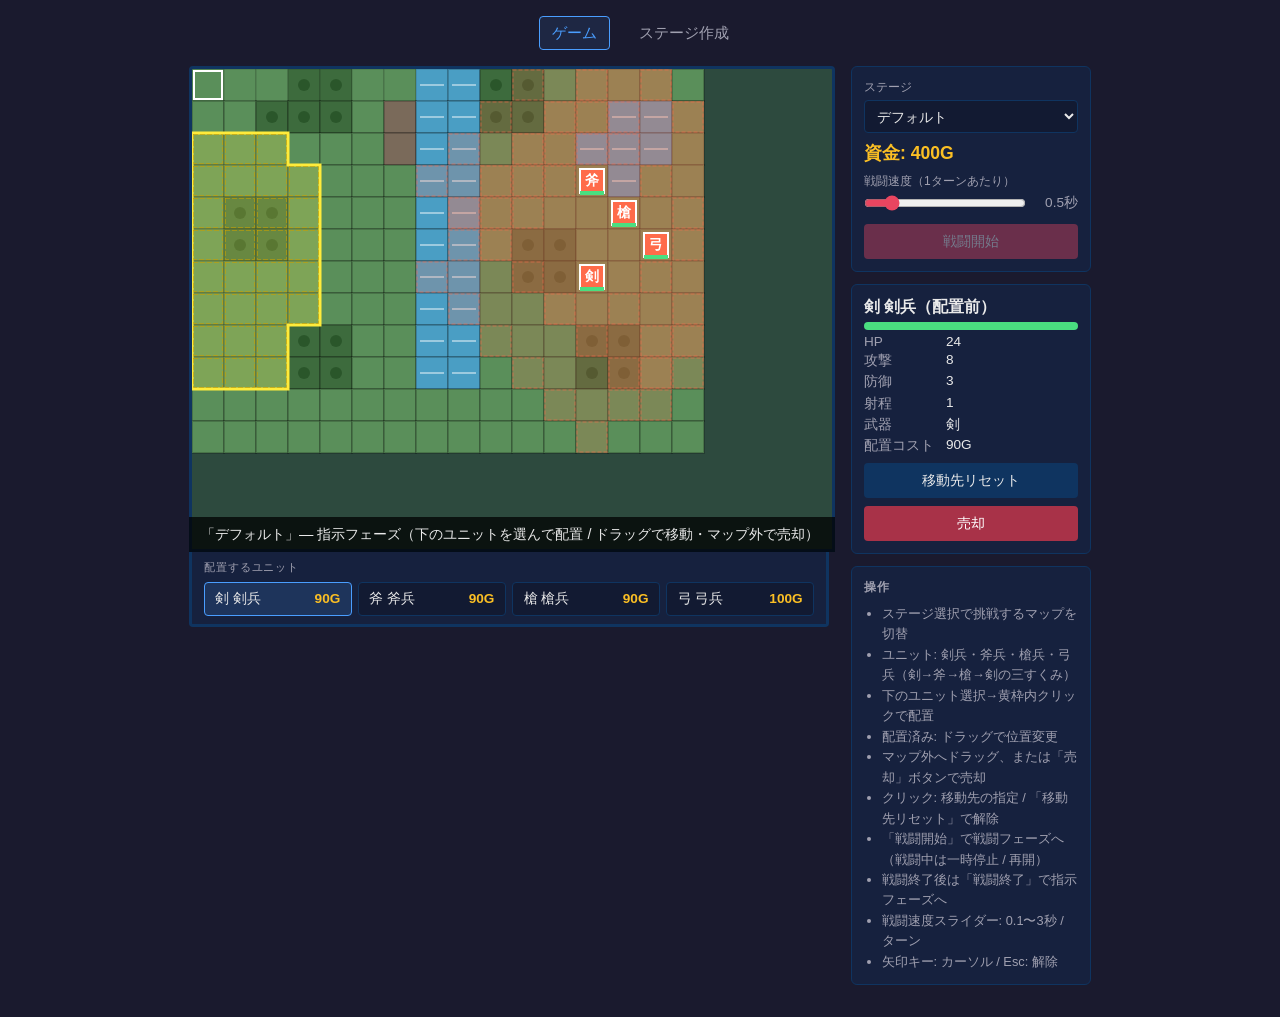
<file: index.html>
<!DOCTYPE html>
<html lang="ja">
<head>
  <meta charset="UTF-8">
  <meta name="viewport" content="width=device-width, initial-scale=1.0">
  <title>ゲーム</title>
  <link rel="stylesheet" href="css/style.css">
</head>
<body>
  <div class="app">
    <header class="header">
      <nav class="site-nav">
        <a href="index.html" class="active">ゲーム</a>
        <a href="editor.html">ステージ作成</a>
      </nav>
    </header>

    <main class="main">
      <div class="game-column">
        <div class="game-area">
          <canvas id="gameCanvas" width="640" height="480"></canvas>
          <div id="message" class="message" aria-live="polite"></div>
        </div>

        <div id="unitShopBar" class="unit-shop-bar">
          <p class="shop-bar-label">配置するユニット</p>
          <div id="unitShop" class="unit-shop"></div>
        </div>
      </div>

      <aside class="sidebar">
        <section class="panel">
          <label class="field-label" for="gameStageSelect">ステージ</label>
          <select id="gameStageSelect" class="text-input stage-select"></select>
          <p id="goldText" class="gold-text">資金: —</p>
          <label class="field-label" for="turnSpeedSlider">戦闘速度（1ターンあたり）</label>
          <div class="speed-control">
            <input
              type="range"
              id="turnSpeedSlider"
              class="speed-slider"
              min="0.1"
              max="3"
              step="0.1"
              value="0.5"
            >
            <output id="turnSpeedLabel" class="speed-label" for="turnSpeedSlider">0.5秒</output>
          </div>
          <button id="startBattleBtn" type="button" class="btn btn-primary">戦闘開始</button>
        </section>

        <section class="panel panel-unit-info">
          <div id="unitInfo" class="unit-info">
            <p class="placeholder">下のユニットを選ぶか、マスを選択してください</p>
          </div>
          <div id="unitActions" class="unit-actions" hidden>
            <button id="clearDestBtn" type="button" class="btn btn-secondary">移動先リセット</button>
            <button id="sellUnitBtn" type="button" class="btn btn-danger">売却</button>
          </div>
        </section>

        <section class="panel panel-help">
          <h2>操作</h2>
          <ul class="help-list">
            <li>ステージ選択で挑戦するマップを切替</li>
            <li>ユニット: 剣兵・斧兵・槍兵・弓兵（剣→斧→槍→剣の三すくみ）</li>
            <li>下のユニット選択→黄枠内クリックで配置</li>
            <li>配置済み: ドラッグで位置変更</li>
            <li>マップ外へドラッグ、または「売却」ボタンで売却</li>
            <li>クリック: 移動先の指定 / 「移動先リセット」で解除</li>
            <li>「戦闘開始」で戦闘フェーズへ（戦闘中は一時停止 / 再開）</li>
            <li>戦闘終了後は「戦闘終了」で指示フェーズへ</li>
            <li>戦闘速度スライダー: 0.1〜3秒 / ターン</li>
            <li>矢印キー: カーソル / Esc: 解除</li>
          </ul>
        </section>
      </aside>
    </main>

    <footer class="footer">
      <button id="restartBtn" type="button" class="btn btn-secondary" hidden>もう一度</button>
    </footer>
  </div>

  <script type="module" src="js/main.js"></script>
</body>
</html>
</file>
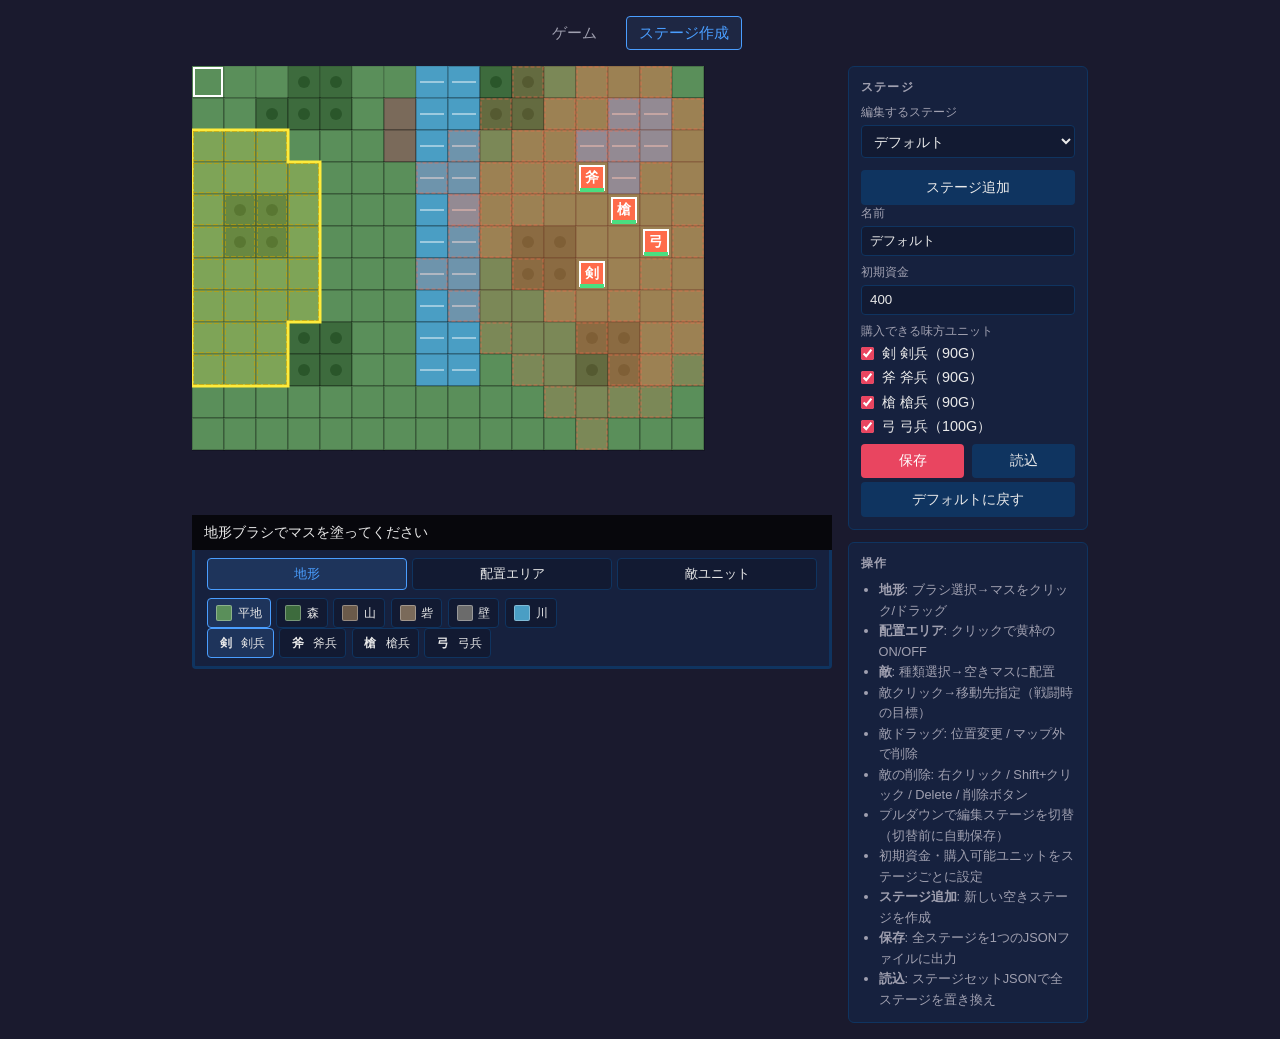
<file: editor.html>
<!DOCTYPE html>
<html lang="ja">
<head>
  <meta charset="UTF-8">
  <meta name="viewport" content="width=device-width, initial-scale=1.0">
  <title>ステージ作成</title>
  <link rel="stylesheet" href="css/style.css">
</head>
<body>
  <div class="app">
    <header class="header">
      <nav class="site-nav">
        <a href="index.html">ゲーム</a>
        <a href="editor.html" class="active">ステージ作成</a>
      </nav>
    </header>

    <main class="main editor-main">
      <div class="game-column">
        <div class="game-area">
          <canvas id="editorCanvas" width="640" height="480"></canvas>
          <div id="message" class="message" aria-live="polite"></div>
        </div>

        <div class="editor-toolbar">
          <div class="editor-modes">
            <button type="button" id="modeTerrain" class="mode-btn active">地形</button>
            <button type="button" id="modeDeploy" class="mode-btn">配置エリア</button>
            <button type="button" id="modeEnemy" class="mode-btn">敵ユニット</button>
          </div>
          <div id="terrainPalette" class="palette terrain-palette"></div>
          <div id="enemyPalette" class="palette enemy-palette" hidden></div>
        </div>
      </div>

      <aside class="sidebar">
        <section class="panel">
          <h2>ステージ</h2>
          <label class="field-label" for="editorStageSelect">編集するステージ</label>
          <select id="editorStageSelect" class="text-input stage-select"></select>
          <button id="addStageBtn" type="button" class="btn btn-secondary">ステージ追加</button>
          <label class="field-label" for="stageName">名前</label>
          <input type="text" id="stageName" class="text-input" value="カスタムステージ">
          <label class="field-label" for="startingGoldInput">初期資金</label>
          <input
            type="number"
            id="startingGoldInput"
            class="text-input"
            min="0"
            step="10"
            value="400"
          >
          <p class="field-label">購入できる味方ユニット</p>
          <div id="shopUnitsEditor" class="shop-units-editor"></div>
          <div class="stage-io-buttons">
            <button id="saveBtn" type="button" class="btn btn-primary">保存</button>
            <button id="loadBtn" type="button" class="btn btn-secondary">読込</button>
          </div>
          <input type="file" id="loadFileInput" accept=".json,application/json" hidden>
          <button id="resetBtn" type="button" class="btn btn-secondary">デフォルトに戻す</button>
          <button id="deleteEnemyBtn" type="button" class="btn btn-danger" hidden disabled>選択中の敵を削除</button>
        </section>

        <section class="panel panel-help">
          <h2>操作</h2>
          <ul class="help-list">
            <li><strong>地形</strong>: ブラシ選択→マスをクリック/ドラッグ</li>
            <li><strong>配置エリア</strong>: クリックで黄枠のON/OFF</li>
            <li><strong>敵</strong>: 種類選択→空きマスに配置</li>
            <li>敵クリック→移動先指定（戦闘時の目標）</li>
            <li>敵ドラッグ: 位置変更 / マップ外で削除</li>
            <li>敵の削除: 右クリック / Shift+クリック / Delete / 削除ボタン</li>
            <li>プルダウンで編集ステージを切替（切替前に自動保存）</li>
            <li>初期資金・購入可能ユニットをステージごとに設定</li>
            <li><strong>ステージ追加</strong>: 新しい空きステージを作成</li>
            <li><strong>保存</strong>: 全ステージを1つのJSONファイルに出力</li>
            <li><strong>読込</strong>: ステージセットJSONで全ステージを置き換え</li>
          </ul>
        </section>
      </aside>
    </main>
  </div>

  <script type="module" src="js/editorMain.js"></script>
</body>
</html>
</file>
<file: css/style.css>
* {
  box-sizing: border-box;
  margin: 0;
  padding: 0;
}

:root {
  --bg: #1a1a2e;
  --panel: #16213e;
  --accent: #e94560;
  --accent-dim: #a83248;
  --text: #eaeaea;
  --text-dim: #a0a0b0;
  --player: #4a9eff;
  --enemy: #ff6b4a;
  --move: rgba(74, 158, 255, 0.35);
  --attack: rgba(233, 69, 96, 0.4);
  --border: #0f3460;
}

body {
  font-family: "Hiragino Sans", "Yu Gothic", "Segoe UI", sans-serif;
  background: var(--bg);
  color: var(--text);
  min-height: 100vh;
}

.app {
  max-width: 960px;
  margin: 0 auto;
  padding: 1rem;
}

.header {
  text-align: center;
  margin-bottom: 1rem;
}

.site-nav {
  display: flex;
  justify-content: center;
  gap: 1rem;
}

.site-nav a {
  color: var(--text-dim);
  text-decoration: none;
  font-size: 0.95rem;
  padding: 0.35rem 0.75rem;
  border-radius: 4px;
  border: 1px solid transparent;
}

.site-nav a:hover {
  color: var(--text);
  border-color: var(--border);
}

.site-nav a.active {
  color: var(--player);
  border-color: var(--player);
  background: rgba(74, 158, 255, 0.1);
}

.subtitle {
  font-size: 0.85rem;
  color: var(--text-dim);
  margin-top: 0.25rem;
}

.main {
  display: flex;
  gap: 1rem;
  flex-wrap: wrap;
  justify-content: center;
}

.game-column {
  display: flex;
  flex-direction: column;
  align-items: stretch;
}

.game-area {
  position: relative;
}

#gameCanvas {
  display: block;
  border: 3px solid var(--border);
  border-radius: 4px 4px 0 0;
  cursor: crosshair;
  image-rendering: pixelated;
  background: #2d4a3e;
  touch-action: none;
}

#gameCanvas.dragging {
  cursor: grabbing;
}

.message {
  position: absolute;
  bottom: 0;
  left: 0;
  right: 0;
  padding: 0.5rem 0.75rem;
  background: rgba(0, 0, 0, 0.75);
  font-size: 0.9rem;
  min-height: 2rem;
  pointer-events: none;
}

.sidebar {
  width: 240px;
  display: flex;
  flex-direction: column;
  gap: 0.75rem;
}

.panel {
  background: var(--panel);
  border: 1px solid var(--border);
  border-radius: 6px;
  padding: 0.75rem;
}

.panel h2 {
  font-size: 0.75rem;
  text-transform: uppercase;
  letter-spacing: 0.1em;
  color: var(--text-dim);
  margin-bottom: 0.5rem;
}

.phase-text {
  font-size: 1rem;
  font-weight: bold;
  margin-bottom: 0.75rem;
}

.panel .btn {
  margin-top: 0.25rem;
}

.stage-io-buttons {
  display: flex;
  gap: 0.5rem;
  margin-top: 0.25rem;
}

.stage-io-buttons .btn {
  flex: 1;
  margin-top: 0;
  min-width: 0;
  padding-left: 0.5rem;
  padding-right: 0.5rem;
  font-size: 0.85rem;
}

.unit-actions {
  display: flex;
  flex-direction: column;
  gap: 0.5rem;
  margin-top: 0.5rem;
}

.unit-actions .btn {
  margin-top: 0;
  width: 100%;
}

.shop-units-editor {
  display: flex;
  flex-direction: column;
  gap: 0.35rem;
  margin-bottom: 0.5rem;
}

.shop-unit-check {
  display: flex;
  align-items: center;
  gap: 0.5rem;
  font-size: 0.9rem;
  cursor: pointer;
}

.shop-unit-check input {
  accent-color: var(--accent);
}

.phase-text.player {
  color: var(--player);
}

.phase-text.enemy {
  color: var(--enemy);
}

.stage-select {
  width: 100%;
  margin-bottom: 0.5rem;
  padding: 0.4rem 0.5rem;
  font-size: 0.9rem;
  color: var(--text);
  background: var(--bg);
  border: 1px solid var(--border);
  border-radius: 4px;
}

.gold-text {
  font-size: 1.1rem;
  font-weight: bold;
  color: #fbbf24;
  margin-bottom: 0.5rem;
}

.speed-control {
  display: flex;
  align-items: center;
  gap: 0.5rem;
  margin-bottom: 0.5rem;
}

.speed-slider {
  flex: 1;
  min-width: 0;
  accent-color: var(--accent, #4a9eff);
}

.speed-label {
  flex-shrink: 0;
  font-size: 0.85rem;
  color: var(--text-dim);
  min-width: 2.75rem;
  text-align: right;
}

.unit-shop-bar {
  width: 640px;
  max-width: 100%;
  background: var(--panel);
  border: 3px solid var(--border);
  border-top: none;
  border-radius: 0 0 4px 4px;
  padding: 0.5rem 0.75rem;
}

.shop-bar-label {
  font-size: 0.7rem;
  color: var(--text-dim);
  text-transform: uppercase;
  letter-spacing: 0.08em;
  margin-bottom: 0.4rem;
}

.unit-shop {
  display: grid;
  grid-template-columns: repeat(4, minmax(0, 1fr));
  gap: 0.4rem;
}

.shop-btn {
  display: flex;
  justify-content: space-between;
  align-items: center;
  gap: 0.5rem;
  width: 100%;
  min-width: 0;
  padding: 0.45rem 0.65rem;
  border: 1px solid var(--border);
  border-radius: 4px;
  background: rgba(0, 0, 0, 0.2);
  color: var(--text);
  font-family: inherit;
  font-size: 0.85rem;
  cursor: pointer;
  text-align: left;
}

.shop-btn:hover:not(:disabled) {
  border-color: var(--player);
}

.shop-btn.selected {
  border-color: var(--player);
  background: rgba(74, 158, 255, 0.15);
}

.shop-btn:disabled {
  opacity: 0.4;
  cursor: not-allowed;
}

.shop-cost {
  color: #fbbf24;
  font-weight: bold;
}

.unit-info .placeholder {
  color: var(--text-dim);
  font-size: 0.85rem;
}

.unit-info dl {
  display: grid;
  grid-template-columns: auto 1fr;
  gap: 0.2rem 0.75rem;
  font-size: 0.85rem;
}

.unit-info dt {
  color: var(--text-dim);
}

.unit-info .name {
  grid-column: 1 / -1;
  font-size: 1rem;
  font-weight: bold;
  margin-bottom: 0.25rem;
}

.unit-info .hp-bar {
  grid-column: 1 / -1;
  height: 8px;
  background: #333;
  border-radius: 4px;
  overflow: hidden;
  margin: 0.25rem 0;
}

.unit-info .hp-fill {
  height: 100%;
  background: #4ade80;
  transition: width 0.2s;
}

.help-list {
  font-size: 0.8rem;
  color: var(--text-dim);
  padding-left: 1.1rem;
  line-height: 1.6;
}

.btn {
  width: 100%;
  padding: 0.5rem 1rem;
  border: none;
  border-radius: 4px;
  font-size: 0.9rem;
  cursor: pointer;
  font-family: inherit;
}

.btn:disabled {
  opacity: 0.4;
  cursor: not-allowed;
}

.btn-primary {
  background: var(--accent);
  color: white;
}

.btn-primary:not(:disabled):hover {
  background: var(--accent-dim);
}

.btn-secondary {
  background: var(--border);
  color: var(--text);
}

.btn-danger {
  background: var(--accent-dim);
  color: white;
  margin-top: 0.35rem;
}

.btn-danger:not(:disabled):hover {
  background: var(--accent);
}

.footer {
  text-align: center;
  margin-top: 1rem;
}

.footer .btn {
  width: auto;
  min-width: 140px;
}

.editor-main .editor-toolbar {
  width: 640px;
  max-width: 100%;
  background: var(--panel);
  border: 3px solid var(--border);
  border-top: none;
  border-radius: 0 0 4px 4px;
  padding: 0.5rem 0.75rem;
}

.editor-modes {
  display: flex;
  gap: 0.35rem;
  margin-bottom: 0.5rem;
}

.mode-btn {
  flex: 1;
  padding: 0.4rem 0.5rem;
  border: 1px solid var(--border);
  border-radius: 4px;
  background: rgba(0, 0, 0, 0.2);
  color: var(--text);
  font-family: inherit;
  font-size: 0.8rem;
  cursor: pointer;
}

.mode-btn.active {
  border-color: var(--player);
  background: rgba(74, 158, 255, 0.15);
  color: var(--player);
}

.palette {
  display: flex;
  flex-wrap: wrap;
  gap: 0.35rem;
}

.palette-btn {
  display: flex;
  align-items: center;
  gap: 0.35rem;
  padding: 0.35rem 0.5rem;
  border: 1px solid var(--border);
  border-radius: 4px;
  background: rgba(0, 0, 0, 0.2);
  color: var(--text);
  font-family: inherit;
  font-size: 0.75rem;
  cursor: pointer;
}

.palette-btn.selected {
  border-color: var(--player);
  background: rgba(74, 158, 255, 0.15);
}

.terrain-btn .swatch {
  width: 16px;
  height: 16px;
  border-radius: 2px;
  border: 1px solid rgba(255, 255, 255, 0.3);
}

.enemy-btn .symbol {
  font-weight: bold;
  width: 1.2rem;
  text-align: center;
}

.field-label {
  display: block;
  font-size: 0.75rem;
  color: var(--text-dim);
  margin-bottom: 0.25rem;
}

.text-input {
  width: 100%;
  padding: 0.4rem 0.5rem;
  margin-bottom: 0.5rem;
  border: 1px solid var(--border);
  border-radius: 4px;
  background: rgba(0, 0, 0, 0.2);
  color: var(--text);
  font-family: inherit;
}
</file>
